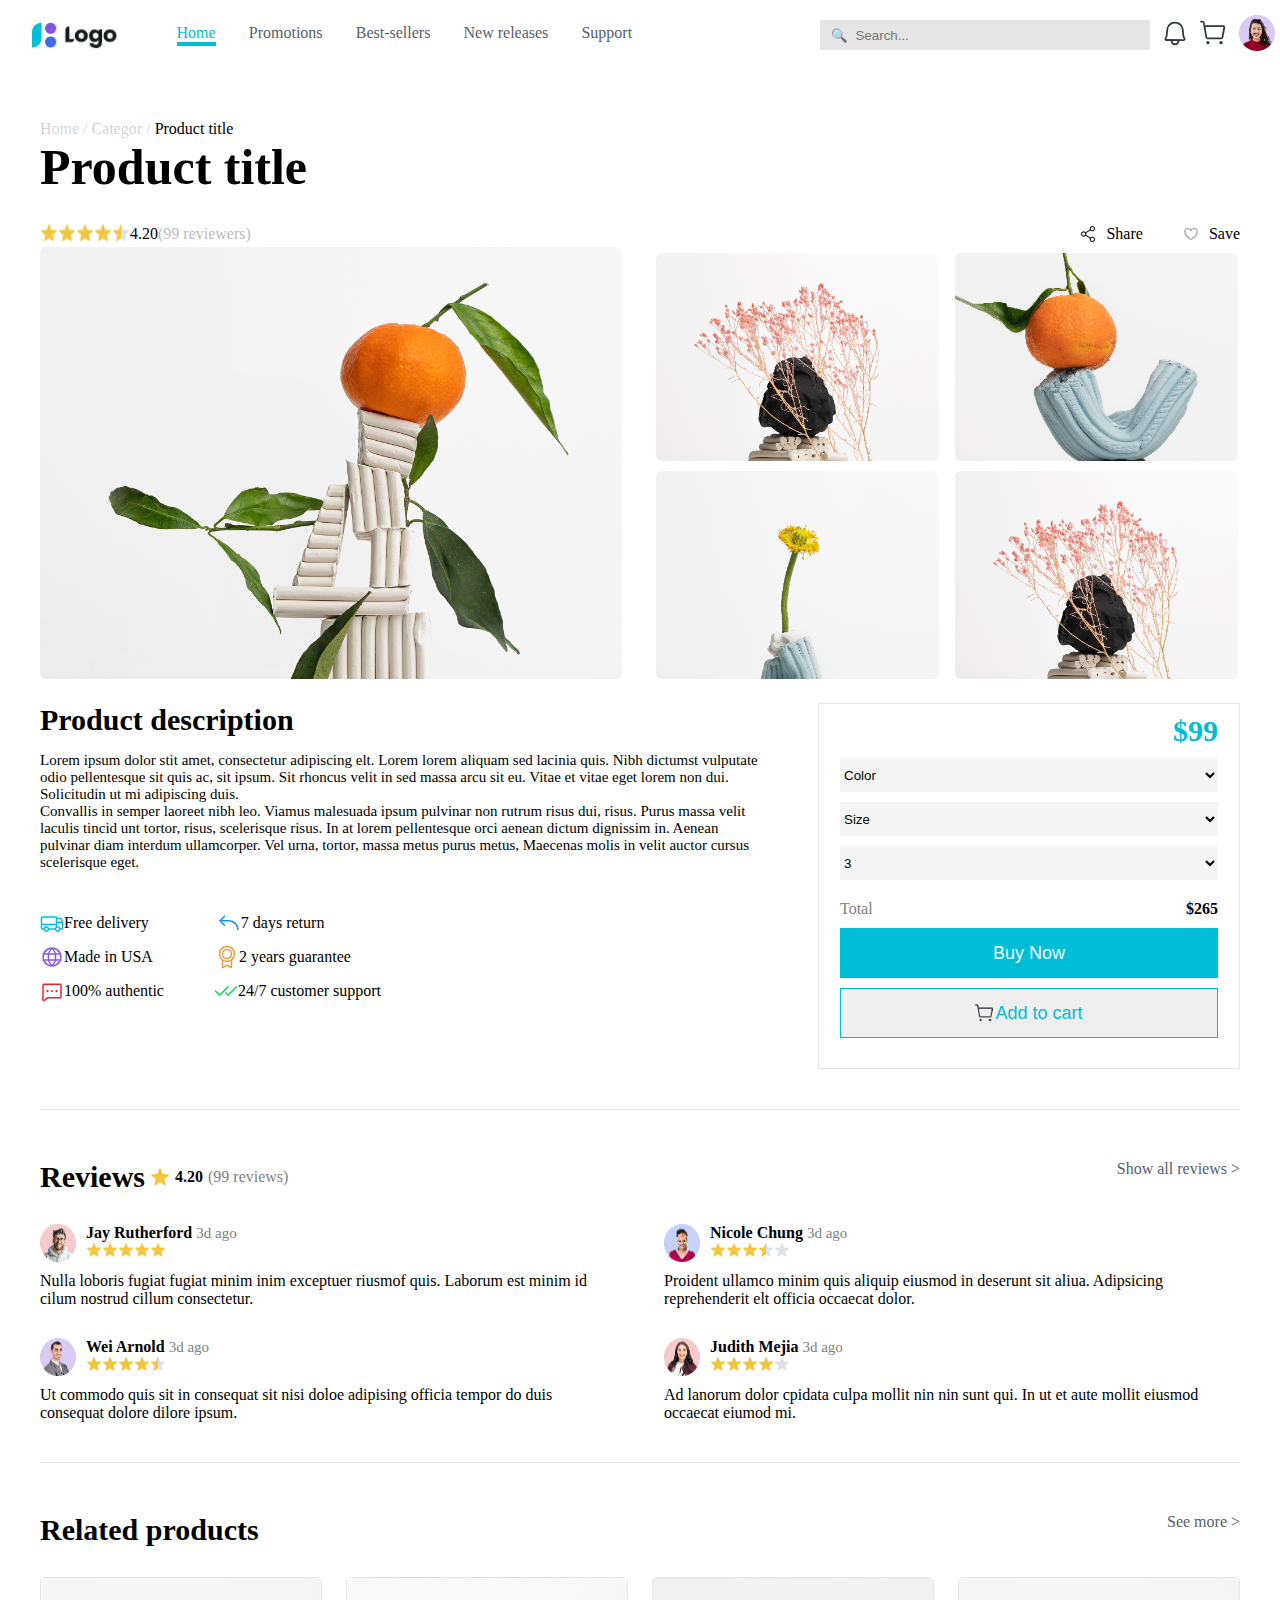
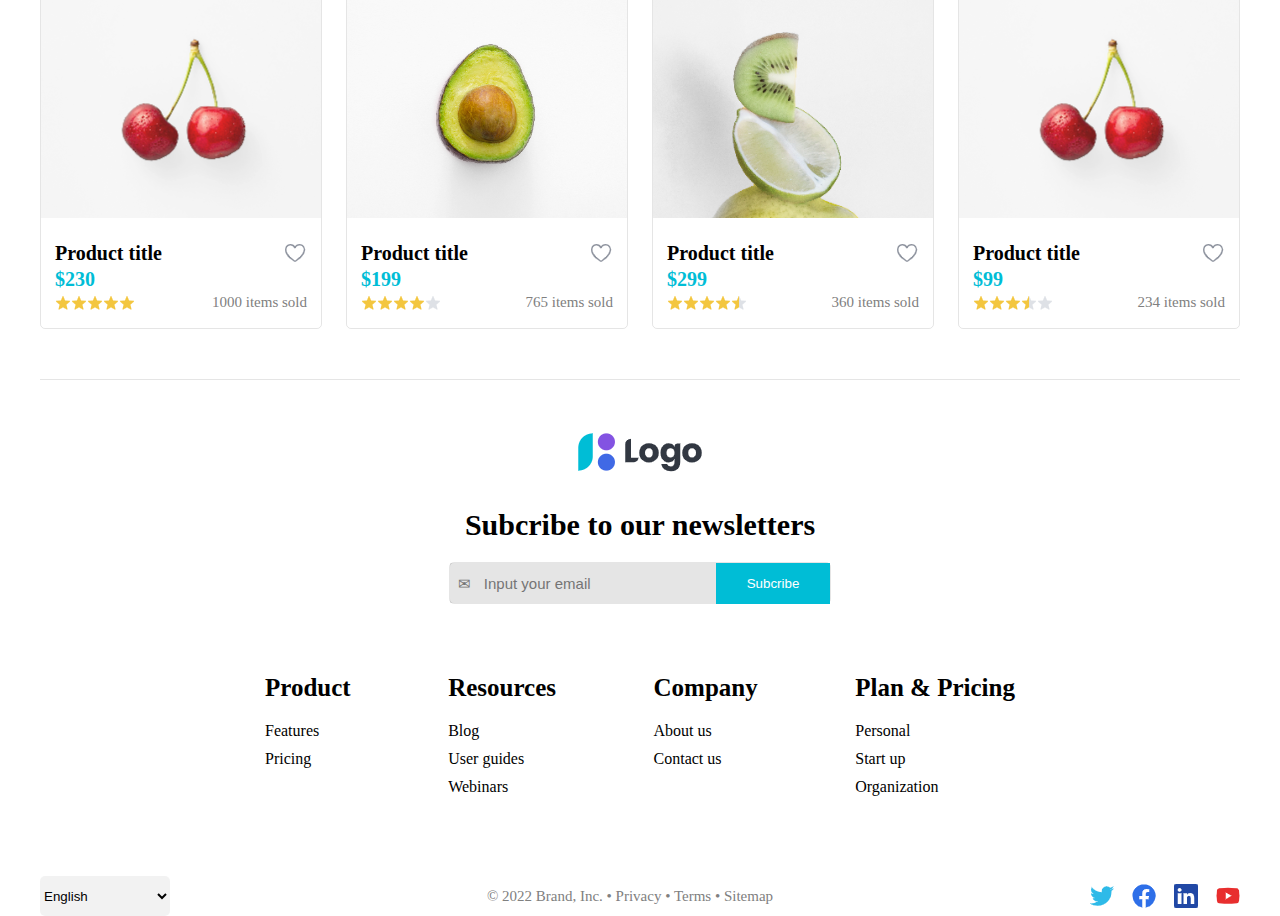
<file: index.html>
<!DOCTYPE html>
<html lang="en">

<head>
    <meta charset="UTF-8">
    <meta http-equiv="X-UA-Compatible" content="IE=edge">
    <meta name="viewport" content="width=device-width, initial-scale=1.0">
    <title>Document</title>
    <link rel="stylesheet" href="./css/styles.css">
</head>

<body>
    <div id="wrapper">
        <div id="header">
            <div class="menu-Left">
                <div class="logo"><img src="./picture/Image 1710.png" alt=""></div>
                <div class="menu">
                    <div class="menu-Home">Home</div>
                    <div>Promotions</div>
                    <div>Best-sellers</div>
                    <div>New releases</div>
                    <div>Support</div>
                </div>
            </div>
            <div class="menu_Right">
                <div class="menu_Right_Input"><input type="text" placeholder="   &#128269;  Search..."></div>
                <div><img src="./picture/Bell 1.png" alt=""></div>
                <div><img src="./picture/Shopping cart simple 1.png" alt=""></div>
                <div><img src="./picture/Avatar 758.png" alt=""></div>
            </div>

            <div class="header-right"></div>
        </div>


        <div id="content">
            <div class="row1">
                <span style="color: rgba(0, 0, 0, 0.2);">Home / </span>
                <span style="color: rgba(0, 0, 0, 0.2);">Categor / </span>
                <span>Product title</span>
            </div>

            <div class="row2">Product title</div>

            <div class="row3">
                <div class="row3-Left">
                    <span><img src="./picture/Rating 317.png" alt=""></span>
                    <span>4.20</span>
                    <span style="color: rgba(0, 0, 0, 0.3);">(99 reviewers)</span>
                </div>

                <div class="row3-Right">
                    <img src="./picture/share.png" alt="">
                    <span style="margin-right: 40px;margin-left: 10px;">Share</span>
                    <img src="./picture/Heart 23.png" alt="">
                    <span style="margin-left: 10px;">Save</span>
                </div>
            </div>

            <div class="row4">
                <div class="row4-Left"><img src="./picture/Image 1705.png" alt=""></div>
                <div class="row4-Right">
                    <div class="row4-Right-img">
                        <div><img src="./picture/Image 1708.png" alt=""></div>
                        <div><img src="./picture/Image 1707.png" alt=""></div>
                        <div><img src="./picture/Image 1706.png" alt=""></div>
                        <div><img src="./picture/Image 1708.png" alt=""></div>
                    </div>
                </div>
            </div>

            <div class="row5">
                <div class="row5-left">
                    <div class="row5-left-desc">
                        <h1>Product description</h1>
                        <p>
                            Lorem ipsum dolor stit amet, consectetur adipiscing elt. Lorem lorem aliquam sed lacinia quis. Nibh dictumst vulputate odio pellentesque sit quis ac, sit ipsum. Sit rhoncus velit in sed massa arcu sit eu. Vitae et vitae eget lorem non dui. Solicitudin
                            ut mi adipiscing duis.
                        </p>

                        <p>Convallis in semper laoreet nibh leo. Viamus malesuada ipsum pulvinar non rutrum risus dui, risus. Purus massa velit laculis tincid unt tortor, risus, scelerisque risus. In at lorem pellentesque orci aenean dictum dignissim in.
                            Aenean pulvinar diam interdum ullamcorper. Vel urna, tortor, massa metus purus metus, Maecenas molis in velit auctor cursus scelerisque eget.
                        </p>
                    </div>

                    <div class="row5-left-item1">
                        <img src="./picture/Truck 1.png" alt=""> <span>Free delivery</span> <img style="padding-left: 18px;" src="./picture/Arrow bend up left 1.png" alt=""><span>7 days return</span>
                    </div>

                    <div class="row5-left-item1">
                        <img src="./picture/Globe 1.png" alt=""> <span>Made in USA</span> <img style="padding-left: 12px;" src="./picture/Medal 1.png" alt=""><span>2 years guarantee</span>
                    </div>

                    <div class="row5-left-item1">
                        <img src="./picture/Chat dots 1.png" alt=""> <span>100% authentic</span> <img src="./picture/Checks 1.png" alt=""><span>24/7 customer support</span>
                    </div>

                </div>

                <div class="row5-right">
                    <div class="row5-right-container">
                        <div class="row5-right-header">$99</div>
                        <select name="" id="">
                            <option value="">Color</option>
                        </select>
                        <select name="" id="">
                            <option value="">Size</option>
                        </select>
                        <select name="" id="">
                            <option value="">3</option>
                        </select>
    
                        <div class="row5-right-des">
                            <span style="color: gray;">Total</span>
                            <span><b>$265</b></span>
                        </div>

                        <input type="button" value="Buy Now" class="btnBuy">
                        <button type="button"><img width="20" height="20" src="./picture/Shopping cart simple 1.png" alt="">Add to cart</button>
                    </div>
                </div>
            </div>

            <div class="row6">
                <div class="row6-header">
                    <div class="row6-header-left">
                        <span style="font-size: 30px;"><b>Reviews</b> </span>
                        <img src="./picture/Rating 304.png" alt="">
                        <span><b>4.20</b> </span>
                        <span style="color: gray;">(99 reviews)</span>
                    </div>
                    <div class="row6-header-right">
                        Show all reviews >
                    </div>
                </div>

                <div class="row6-container">
                    <div class="row6-item1">
                        <div class="row6-item1-head">
                            <img src="./picture/Avatar 753.png" alt="">
                            <span>
                                <span style="margin-left: 10px;"><b>Jay Rutherford</b></span> <span style="color: gray;font-size: 15px;">3d ago</span>
                                <p style="margin-left: 10px;"><img src="./picture/Rating 300.png" alt=""></p>
                            </span>
                        </div>
                        <div class="row6-item1-des">
                            <p>Nulla loboris fugiat fugiat minim inim exceptuer riusmof quis. Laborum est minim id cilum nostrud cillum consectetur.</p>
                        </div>
                    </div>

                    <div class="row6-item1">
                        <div class="row6-item1-head">
                            <img src="./picture/Avatar 756.png" alt="">
                            <span>
                                <span style="margin-left: 10px;"><b>Nicole Chung</b></span> <span style="color: gray;font-size: 15px;">3d ago</span>
                                <p style="margin-left: 10px;"><img src="./picture/Rating 305.png" alt=""></p>
                            </span>
                        </div>
                        <div class="row6-item1-des">
                            <p>Proident ullamco minim quis aliquip eiusmod in deserunt sit aliua. Adipsicing reprehenderit elt officia occaecat dolor.</p>
                        </div>
                    </div>  

                    <div class="row6-item1">
                        <div class="row6-item1-head">
                            <img src="./picture/Avatar 755.png" alt="">
                            <span>
                                <span style="margin-left: 10px;"><b>Wei Arnold</b></span> <span style="color: gray;font-size: 15px;">3d ago</span>
                                <p style="margin-left: 10px;"><img src="./picture/Rating 317.png" alt=""></p>
                            </span>
                        </div>
                        <div class="row6-item1-des">
                            <p>Ut commodo quis sit in consequat sit nisi doloe adipising officia tempor do duis consequat dolore dilore ipsum.</p>
                        </div>
                    </div>  

                    <div class="row6-item1">
                        <div class="row6-item1-head">
                            <img src="./picture/Avatar 757.png" alt="">
                            <span>
                                <span style="margin-left: 10px;"><b>Judith Mejia</b></span> <span style="color: gray;font-size: 15px;">3d ago</span>
                                <p style="margin-left: 10px;"><img src="./picture/Rating 299.png" alt=""></p>
                            </span>
                        </div>
                        <div class="row6-item1-des">
                            <p>Ad lanorum dolor cpidata culpa mollit nin nin sunt qui. In ut et aute mollit eiusmod occaecat eiumod mi.</p>
                        </div>
                    </div>  
                </div>
            </div>

            <div class="row7">
                <div class="row6-header">
                    <div class="row6-header-left">
                        <span style="font-size: 30px;"><b>Related products</b> </span>
                    </div>
                    <div class="row6-header-right">
                        See more >
                    </div>  
                </div>

                <div class="row7-container">
                    <div class="row7-item1">
                        <img src="./picture/Image 1704.png" alt="">
                        <div class="row7-item1-des">
                            <div class="row7-item1-des1">
                                <span style="font-size: 20px;"><b> Product title</b></span>
                                <img src="./picture/Heart 23.png" alt="">
                            </div>
                            <div class="row7-item1-des1">
                                <span style="color: #00bdd6;font-size: 20px;"><b>$230</b> </span>
                                <span></span>
                            </div>
                            <div class="row7-item1-des1">
                                <img src="./picture/Rating 300.png" alt="">
                                <span style="color: gray; font-size: 15px;">1000 items sold</span>
                            </div>
                        </div>
                    </div>
                    <div class="row7-item1">
                        <img src="./picture/Image 1703.png" alt="">
                        <div class="row7-item1-des">
                            <div class="row7-item1-des1">
                                <span style="font-size: 20px;"><b> Product title</b></span>
                                <img src="./picture/Heart 23.png" alt="">
                            </div>
                            <div class="row7-item1-des1">
                                <span style="color: #00bdd6;font-size: 20px;"><b>$199</b> </span>
                                <span></span>
                            </div>
                            <div class="row7-item1-des1">
                                <img src="./picture/Rating 299.png" alt="">
                                <span style="color: gray; font-size: 15px;">765 items sold</span>
                            </div>
                        </div>
                    </div>
                    <div class="row7-item1">
                        <img src="./picture/Image 1711.png" alt="">
                        <div class="row7-item1-des">
                            <div class="row7-item1-des1">
                                <span style="font-size: 20px;"><b> Product title</b></span>
                                <img src="./picture/Heart 23.png" alt="">
                            </div>
                            <div class="row7-item1-des1">
                                <span style="color: #00bdd6;font-size: 20px;"><b>$299</b> </span>
                                <span></span>
                            </div>
                            <div class="row7-item1-des1">
                                <img src="./picture/Rating 317.png" alt="">
                                <span style="color: gray; font-size: 15px;">360 items sold</span>
                            </div>
                        </div>
                    </div>
                    <div class="row7-item1">
                        <img src="./picture/Image 1704.png" alt="">
                        <div class="row7-item1-des">
                            <div class="row7-item1-des1">
                                <span style="font-size: 20px;"><b> Product title</b></span>
                                <img src="./picture/Heart 23.png" alt="">
                            </div>
                            <div class="row7-item1-des1">
                                <span style="color: #00bdd6;font-size: 20px;"><b>$99</b> </span>
                                <span></span>
                            </div>
                            <div class="row7-item1-des1">
                                <img src="./picture/Rating 305.png" alt="">
                                <span style="color: gray; font-size: 15px;">234 items sold</span>
                            </div>
                        </div>
                    </div>

                </div>

            </div>

        </div>

        <div id="footer">
            <div class="footer-row1">
                <img src="./picture/Image 1713.png" alt="">
            </div>
            <div class="footer-row2">
                Subcribe to our newsletters
            </div>
            <div class="footer-row3">
                <input type="text" placeholder="  &#9993   Input your email" class="txtMail">
                <input type="button" value="Subcribe" class="btnSub">
            </div>
            <div class="footer-row4">
                <div class="footer-row4-item1">
                    <h1>Product</h1>
                    <p>Features</p>
                    <p>Pricing</p>
                </div>
                <div class="footer-row4-item1">
                    <h1>Resources</h1>
                    <p>Blog</p>
                    <p>User guides</p>
                    <p>Webinars</p>
                </div>
                <div class="footer-row4-item1">
                    <h1>Company</h1>
                    <p>About us</p>
                    <p>Contact us</p>
                </div>
                <div class="footer-row4-item1">
                    <h1>Plan & Pricing</h1>
                    <p>Personal</p>
                    <p>Start up</p>
                    <p>Organization</p>
                </div>

            </div>
            <div class="footer-row5">
                <select name="" id="">
                    <option value="">English </option>
                    <option value="">VietNamese</option>
                </select>
                <div class="footer-row5-C">
                    &#169; 2022 Brand, Inc. &#8226; Privacy &#8226; Terms &#8226; Sitemap
                </div>
                <div class="footer-row5-R">
                    <img src="./picture/Twitter 9.png" alt="">
                    <img src="./picture/Facebook 9.png" alt="">
                    <img src="./picture/LinkedIn 8.png" alt="">
                    <img src="./picture/YouTube 8.png" alt="">
                </div>
            </div>
        </div>
    </div>
</body>

</html>
</file>
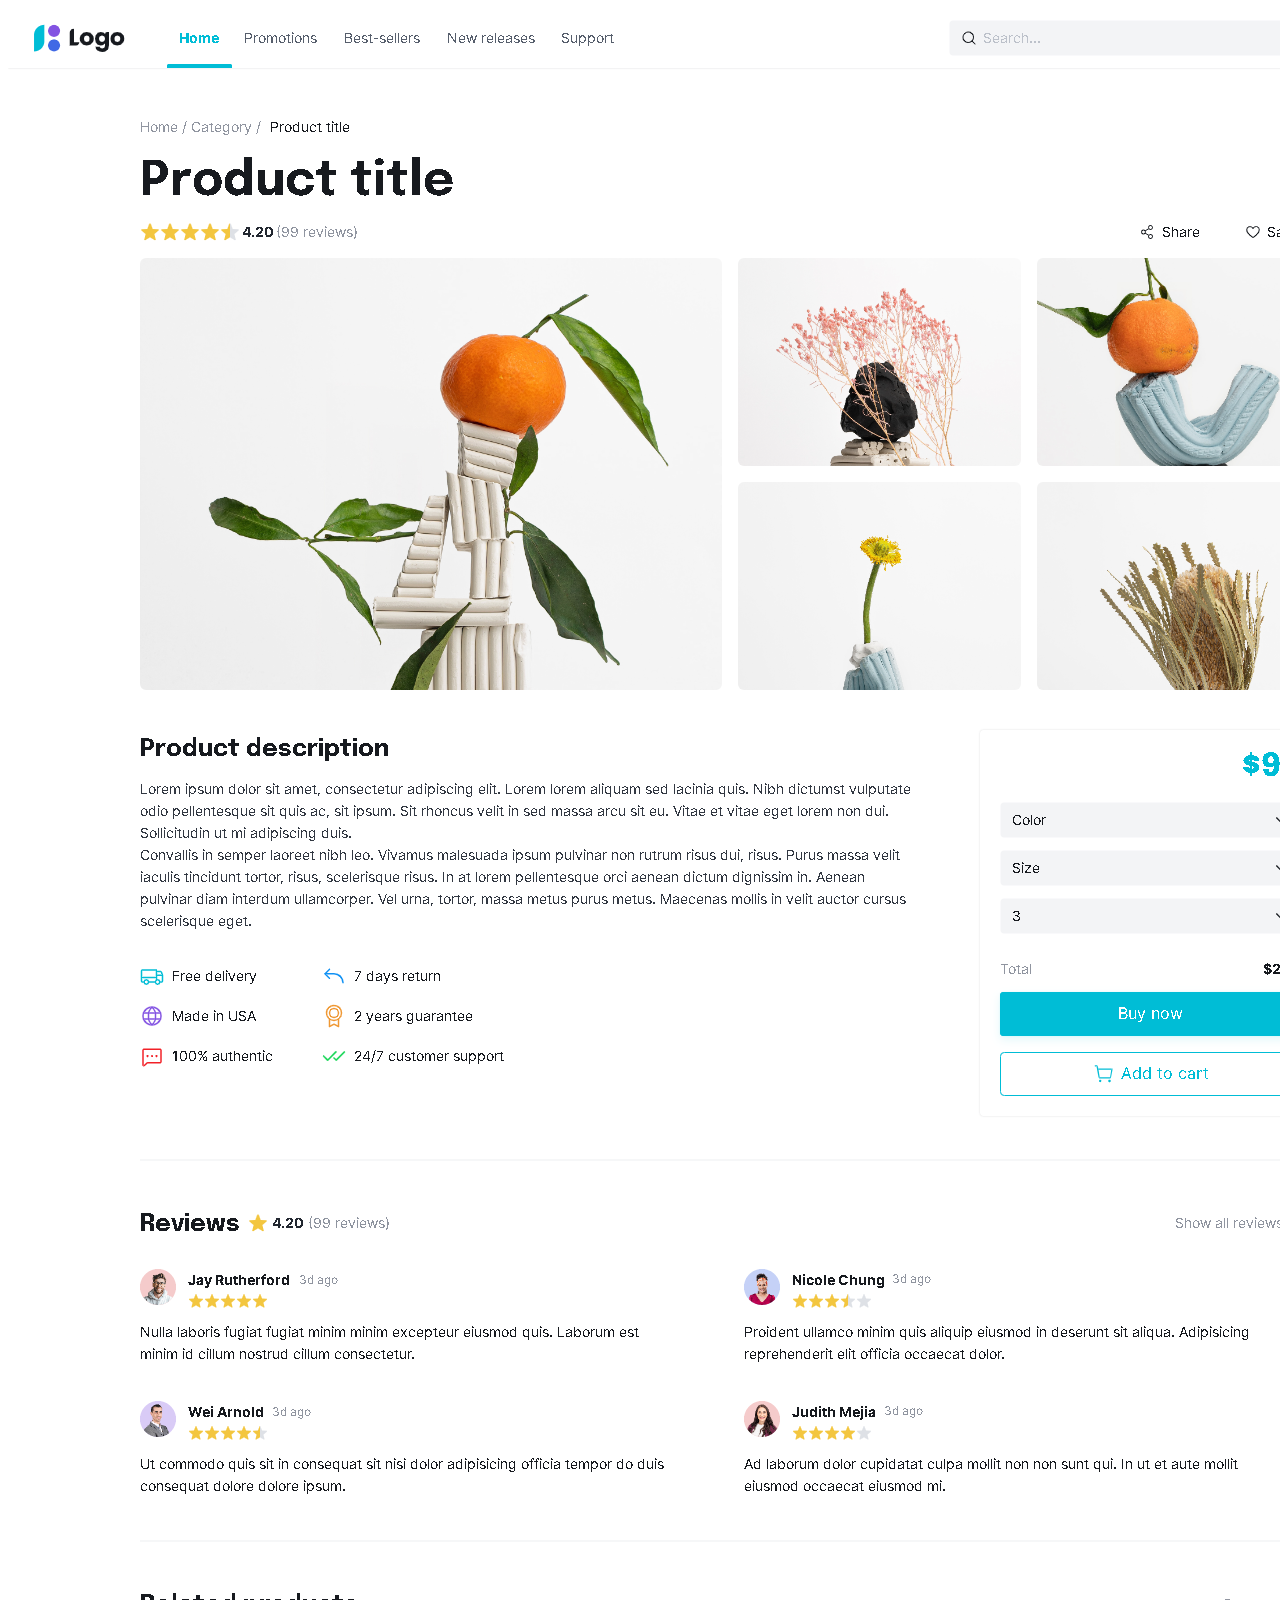
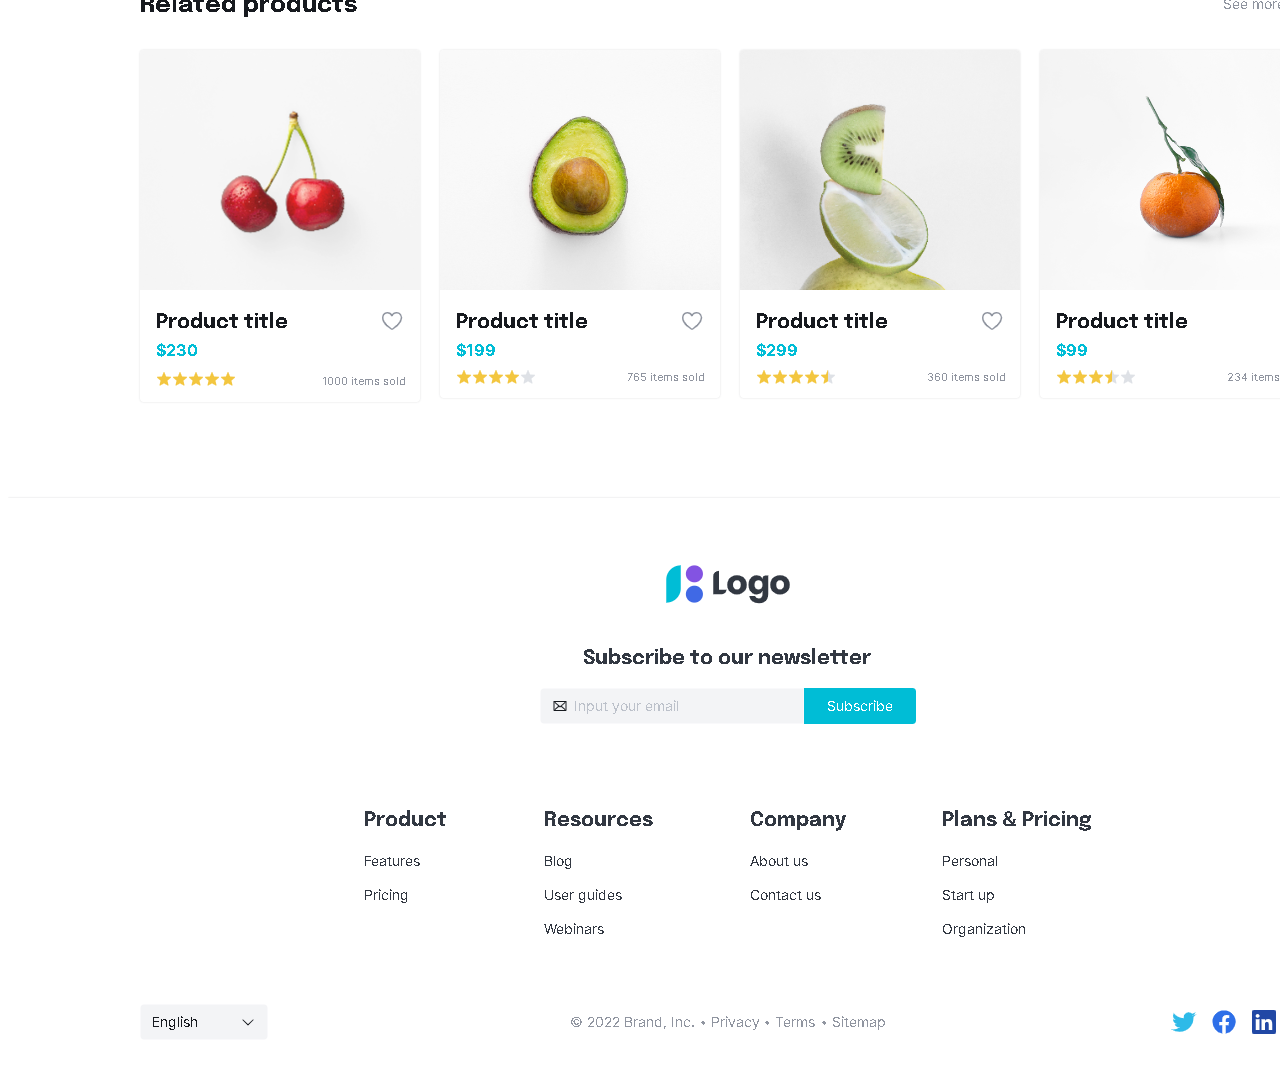
<file: homepage.html>
<!DOCTYPE html>
<html lang="en">

<head>
    <meta charset="UTF-8">
    <meta http-equiv="X-UA-Compatible" content="IE=edge">
    <meta name="viewport" content="width=device-width, initial-scale=1.0">
    <title>Document</title>
</head>

<body>
    <img src="./picture/a_detail.png" alt="">
</body>

</html>
</file>
<file: css/styles.css>
* {
    padding: 0;
    margin: 0;
}

#wrapper {
    display: flex;
    flex-direction: column;
    width: 100%;
    /* justify-content: center; */
    align-items: center;
}

#header {
    display: flex;
    width: 100%;
    justify-content: space-between;
    align-items: center;
    height: 70px;
}

.menu-Left {
    display: flex;
    width: 70%;
    flex-direction: row;
    justify-content: start;
    align-items: center;
    color: #565e6c;
}

.logo {
    margin: 0 30px;
    display: flex;
    width: 100px;
    height: 30px;
}

.menu {
    display: flex;
    width: 60%;
    justify-content: space-around;
    align-items: flex-start;
}

.menu-Home {
    /* padding-bottom: 10px; */
    color: #00bdd6;
    border-bottom: solid 4px #00bdd6;
}

.menu_Right {
    display: flex;
    width: 40%;
    justify-content: space-around;
    align-items: center;
}

.menu_Right_Input input {
    border: none;
    width: 330px;
    height: 30px;
    background-color: rgba(0, 0, 0, 0.1);
}

#content {
    display: flex;
    width: 1200px;
    margin-top: 50px;
    flex-direction: column;
    padding-bottom: 50px;
    border-bottom: 1px solid rgba(0, 0, 0, 0.1);
}

#content .row2 {
    font-size: 50px;
    font-weight: bold;
    padding-bottom: 25px;
}

#content .row3 {
    display: flex;
    justify-content: space-between;
    align-items: center;
}

.row3-Left {
    display: flex;
    align-items: center;
    justify-content: center;
}

.row3-Left img {
    padding-top: 2px;
    width: 90px;
    height: 20px;
}

.row3-Right {
    display: flex;
    align-items: center;
    justify-content: center;
}

.row3-Right img {
    height: 16px;
    width: 16px;
}

.row4 {
    display: flex;
    justify-content: space-between;
}

.row4-Left {
    width: 50%;
}

.row4-Right {
    width: 50%;
    display: flex;
    justify-content: end;
}

.row4-Right-img {
    display: flex;
    flex-wrap: wrap;
}

.row4-Right-img img {
    margin-left: 16px;
    margin-top: 6px;
}

.row5{
    display: flex;
    justify-content: space-between;
    margin: 20px 0px;
    padding-bottom: 40px;
    border-bottom: 1px solid rgba(0, 0, 0, 0.1);
}

.row5-left{
    display: flex;
    flex-direction: column;
    width: 60%;
}

.row5-left-desc{
    margin-bottom: 30px;
}

.row5-left-desc h1 {
    font-size: 30px;
    font-weight: bold;
    margin-bottom: 15px;
}

.row5-left-desc p{
    font-size: 15px;
}

.row5-left-item1{
    margin-top: 10px;
    display: flex;
    align-items: center;
}

.row5-left-item1 span{
    margin-right: 50px;
}

.row5-right{
    display: flex;
    width: 35%;
    position: relative;
    border: 1px solid rgba(0, 0, 0, 0.1);
    justify-content: center;
}

.row5-right-container{
    display: flex;
    flex-direction: column;
    width: 90%;

}
.row5-right-des{
    display: flex;
    justify-content: space-between;
}

.row5-right-header{
    display: flex;
    justify-content: end;
    font-size: 30px;
    color: #00bdd6;
    font-weight: bold;
    margin-top: 10px;
}

.row5-right-container select{
    height: 34px;
    border: none;
    background-color: #f5f5f5;
    margin-top: 10px;

}

.row5-right-des{
    margin-top: 20px;
}

.row5-right-container input{
    margin-top: 10px;
    height: 50px;
    background-color: #00bdd6;
    color: aliceblue;
    font-size: 18px;
    border: none;
}

.row5-right-container button{
    display: flex;
    margin-top: 10px;
    height: 50px;
    color: aliceblue;
    font-size: 18px;
    border: 1px #00bdd6 solid;
    color: #00bdd6;
    justify-content: center;
    align-items: center;
    margin-bottom: 30px;
}

.row6{
    display: flex;
    flex-direction: column;
    margin-top: 30px;
    padding-bottom: 40px;
    border-bottom: 1px solid rgba(0, 0, 0, 0.1);
}
.row6-header{
    display: flex;
    justify-content:  space-between;
}

.row6-header-left{
    display: flex;
    justify-content: center;
    align-items: center;
}

.row6-header-left span, .row6-header-left img{
    margin-right: 5px;
}

.row6-header-right{
    color: #565e6c;
}


.row6-container{
    display: flex;
    flex-wrap: wrap;
    justify-content: space-between;
}

.row6-item1{
    display: flex;
    flex-direction: column;
    width: 48%;
    margin-top: 30px;
}

.row6-item1-head{
    display: flex;
}

.row6-item1-des{
    margin-top: 10px;
}

.row7{
    display: flex;
    flex-direction: column;
    margin-top: 50px;
}

.row7-container{
    display: flex;
    margin-top: 30px;
    justify-content: space-between;
}

.row7-item1{
    display: flex;
    flex-direction: column;
    width: 280px;
    height: 350px;
    border-radius: 5px;
    border: 0.1px solid rgba(0, 0, 0, 0.1) ;
}
.row7-item1-des{
    display: flex;
    flex-direction: column;
    justify-content: space-around;
    align-items: center;
    margin-top: 20px;
}

.row7-item1-des1{
display: flex;
justify-content: space-between;
width: 90%;
align-items: center;
margin-top: 3px;
}

#footer{
    width: 1200px;
    display: flex;
    flex-direction: column;
    align-items: center;
    margin-top: 50px;
}

.footer-row2{
    font-size: 30px;
    font-weight: bold;
    margin-top: 30px;
}

.footer-row3{
    position: relative;
    width: 380px;
    height: 40px;   
    border: 1px solid rgba(0, 0, 0, 0.1);
    border-radius: 5px;
    margin-top: 20px;
}

.txtMail{
    position: absolute;
    width: 70%;
    height: 100%;
    border: none ;
    background-color: rgba(0, 0, 0, 0.1);
    font-size: 15px;

}

.btnSub{
    position: absolute;
    width: 30%;
    height: 102%;
    right: 0px;
    border: none;
    background-color: #00bdd6;
    color: white;
}

.footer-row4{
    width: 750px;
    display: flex;
    justify-content: space-between;
    margin-top: 70px;
}
.footer-row4-item1 h1{
    margin-bottom: 20px;
    font-weight: bold;
    font-size: 25px;
}

.footer-row4-item1 p{
    margin: 10px 0 ;
}

.footer-row5{
    display: flex;
    width: 100%;
    align-items: center;
    justify-content: space-between;
    margin-top: 70px;
}

.footer-row5 select{
    width: 130px;
    height: 40px;
    border: none;
    background-color: rgba(0, 0, 0, 0.05);
    border-radius: 5px;
    
}

.footer-row5-C{
    font-size: 15px;
    color: grey;
}

.footer-row5-R{
    display: flex;
    justify-content: space-between;
    width: 150px;
}
</file>
